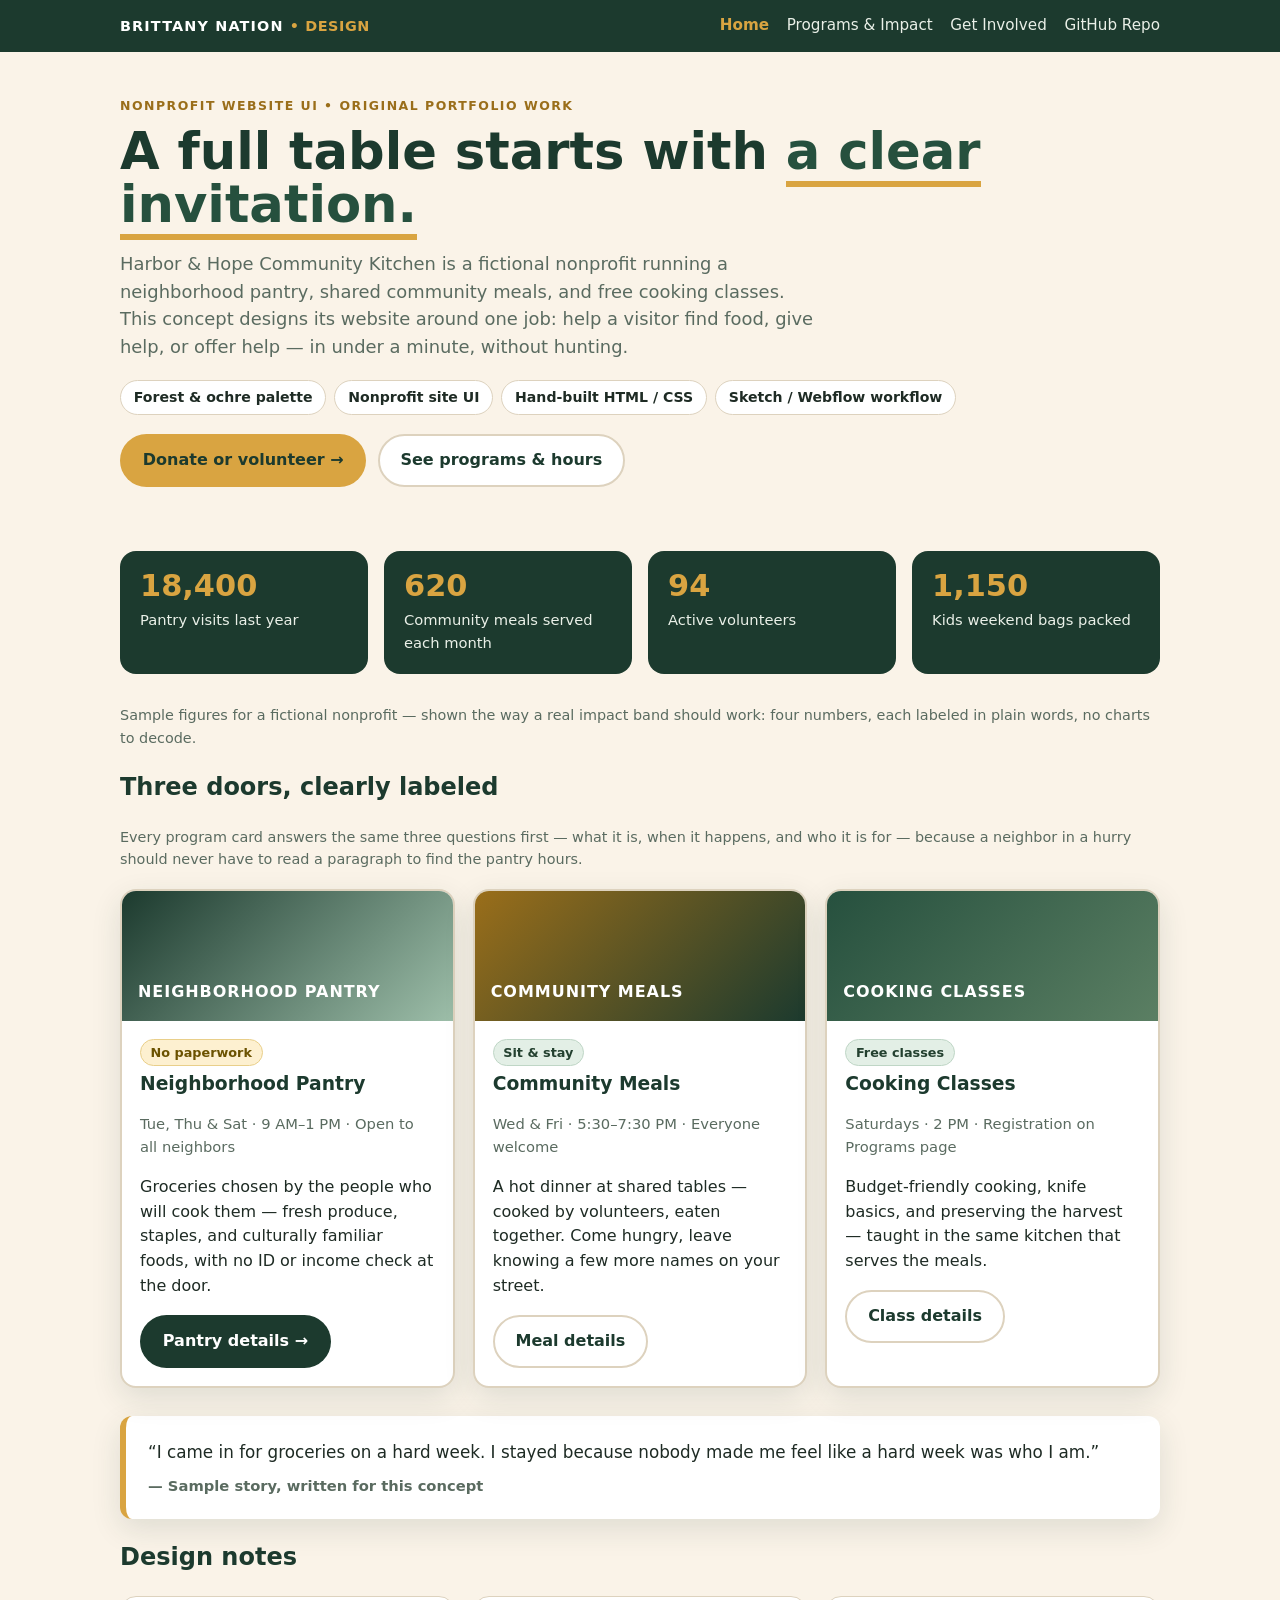
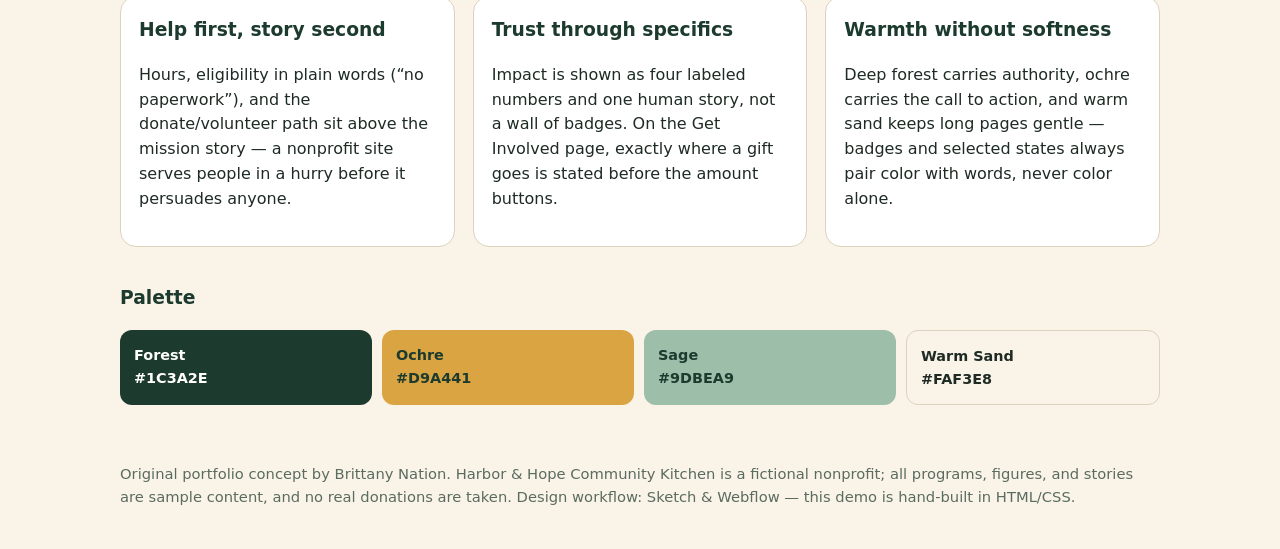
<file: index.html>
<!doctype html>
<html lang="en">
<head>
<meta charset="utf-8">
<meta name="viewport" content="width=device-width, initial-scale=1">
<title>Harbor &amp; Hope Community Kitchen — Nonprofit Site UI Concept | Brittany Nation</title>
<meta name="description" content="Harbor & Hope is an original nonprofit website UI concept for a fictional community kitchen and food pantry: programs, impact, and clear ways to give or volunteer — in forest green, ochre, and warm sand.">
<meta property="og:type" content="website">
<meta property="og:title" content="Harbor & Hope Community Kitchen — Nonprofit Site UI Concept | Brittany Nation">
<meta property="og:description" content="An original nonprofit site concept — programs, impact stories, and donate/volunteer paths in forest, ochre & warm sand. Designed by Brittany Nation (Sketch / Webflow workflow, hand-built HTML/CSS).">
<meta property="og:url" content="https://brittanynation.github.io/nonprofit-community-site/">
<meta property="og:image" content="https://brittanynation.github.io/nonprofit-community-site/og-image.png">
<meta property="og:image:width" content="1200">
<meta property="og:image:height" content="627">
<meta name="twitter:card" content="summary_large_image">
<meta name="twitter:title" content="Harbor & Hope Community Kitchen — Nonprofit Site UI Concept | Brittany Nation">
<meta name="twitter:description" content="Nonprofit website UI concept for a fictional community kitchen. Forest, ochre & warm sand. Original portfolio work by Brittany Nation.">
<meta name="twitter:image" content="https://brittanynation.github.io/nonprofit-community-site/og-image.png">
<link rel="stylesheet" href="styles.css">
</head>
<body>
<a class="skip" href="#main">Skip to content</a>
<header class="topbar"><div class="wrap"><div class="brand">BRITTANY NATION <span>• DESIGN</span></div><nav class="nav" aria-label="Project"><a href="index.html" aria-current="page">Home</a><a href="programs.html">Programs &amp; Impact</a><a href="get-involved.html">Get Involved</a><a href="https://github.com/BrittanyNation/nonprofit-community-site">GitHub Repo</a></nav></div></header>
<main id="main"><div class="wrap">
  <section class="hero">
    <p class="eyebrow">Nonprofit Website UI • Original Portfolio Work</p>
    <h1>A full table starts with <em>a clear invitation.</em></h1>
    <p class="lede">Harbor &amp; Hope Community Kitchen is a fictional nonprofit running a neighborhood pantry, shared community meals, and free cooking classes. This concept designs its website around one job: help a visitor find food, give help, or offer help — in under a minute, without hunting.</p>
    <div class="pills"><span class="pill">Forest &amp; ochre palette</span><span class="pill">Nonprofit site UI</span><span class="pill">Hand-built HTML / CSS</span><span class="pill">Sketch / Webflow workflow</span></div>
    <div class="cta-row"><a class="btn btn-ochre" href="get-involved.html">Donate or volunteer →</a><a class="btn btn-ghost" href="programs.html">See programs &amp; hours</a></div>
  </section>

  <section aria-label="Impact at a glance">
    <div class="stats">
      <div class="stat"><strong>18,400</strong><span>Pantry visits last year</span></div>
      <div class="stat"><strong>620</strong><span>Community meals served each month</span></div>
      <div class="stat"><strong>94</strong><span>Active volunteers</span></div>
      <div class="stat"><strong>1,150</strong><span>Kids weekend bags packed</span></div>
    </div>
    <p class="hint">Sample figures for a fictional nonprofit — shown the way a real impact band should work: four numbers, each labeled in plain words, no charts to decode.</p>
  </section>

  <section aria-label="Programs preview">
    <h2 style="color:var(--forest)">Three doors, clearly labeled</h2>
    <p class="hint">Every program card answers the same three questions first — what it is, when it happens, and who it is for — because a neighbor in a hurry should never have to read a paragraph to find the pantry hours.</p>
    <div class="grid3">
      <article class="card">
        <div class="card-visual v-pantry">NEIGHBORHOOD PANTRY</div>
        <div class="card-body"><span class="badge">No paperwork</span><h3>Neighborhood Pantry</h3><p class="meta">Tue, Thu &amp; Sat · 9 AM–1 PM · Open to all neighbors</p><p>Groceries chosen by the people who will cook them — fresh produce, staples, and culturally familiar foods, with no ID or income check at the door.</p><a class="btn btn-primary" href="programs.html">Pantry details →</a></div>
      </article>
      <article class="card">
        <div class="card-visual v-meals">COMMUNITY MEALS</div>
        <div class="card-body"><span class="badge badge-green">Sit &amp; stay</span><h3>Community Meals</h3><p class="meta">Wed &amp; Fri · 5:30–7:30 PM · Everyone welcome</p><p>A hot dinner at shared tables — cooked by volunteers, eaten together. Come hungry, leave knowing a few more names on your street.</p><a class="btn btn-ghost" href="programs.html">Meal details</a></div>
      </article>
      <article class="card">
        <div class="card-visual v-classes">COOKING CLASSES</div>
        <div class="card-body"><span class="badge badge-green">Free classes</span><h3>Cooking Classes</h3><p class="meta">Saturdays · 2 PM · Registration on Programs page</p><p>Budget-friendly cooking, knife basics, and preserving the harvest — taught in the same kitchen that serves the meals.</p><a class="btn btn-ghost" href="programs.html">Class details</a></div>
      </article>
    </div>
  </section>

  <section aria-label="Story">
    <div class="story"><p>“I came in for groceries on a hard week. I stayed because nobody made me feel like a hard week was who I am.”</p><cite>— Sample story, written for this concept</cite></div>
  </section>

  <section aria-label="Design notes">
    <h2 style="color:var(--forest)">Design notes</h2>
    <div class="notes">
      <div class="note"><h3>Help first, story second</h3><p>Hours, eligibility in plain words (“no paperwork”), and the donate/volunteer path sit above the mission story — a nonprofit site serves people in a hurry before it persuades anyone.</p></div>
      <div class="note"><h3>Trust through specifics</h3><p>Impact is shown as four labeled numbers and one human story, not a wall of badges. On the Get Involved page, exactly where a gift goes is stated before the amount buttons.</p></div>
      <div class="note"><h3>Warmth without softness</h3><p>Deep forest carries authority, ochre carries the call to action, and warm sand keeps long pages gentle — badges and selected states always pair color with words, never color alone.</p></div>
    </div>
    <h3 style="color:var(--forest)">Palette</h3>
    <div class="swatch">
      <span style="background:#1C3A2E;color:#fff">Forest<br>#1C3A2E</span>
      <span style="background:#D9A441;color:#1C3A2E">Ochre<br>#D9A441</span>
      <span style="background:#9DBEA9;color:#1C3A2E">Sage<br>#9DBEA9</span>
      <span style="background:#FAF3E8;border:1px solid #DDD2BE;color:#1E2B24">Warm Sand<br>#FAF3E8</span>
    </div>
  </section>
</div></main>
<footer><div class="wrap">Original portfolio concept by Brittany Nation. Harbor &amp; Hope Community Kitchen is a fictional nonprofit; all programs, figures, and stories are sample content, and no real donations are taken. Design workflow: Sketch &amp; Webflow — this demo is hand-built in HTML/CSS.</div></footer>
<script src="involved.js"></script>
</body>
</html>
</file>
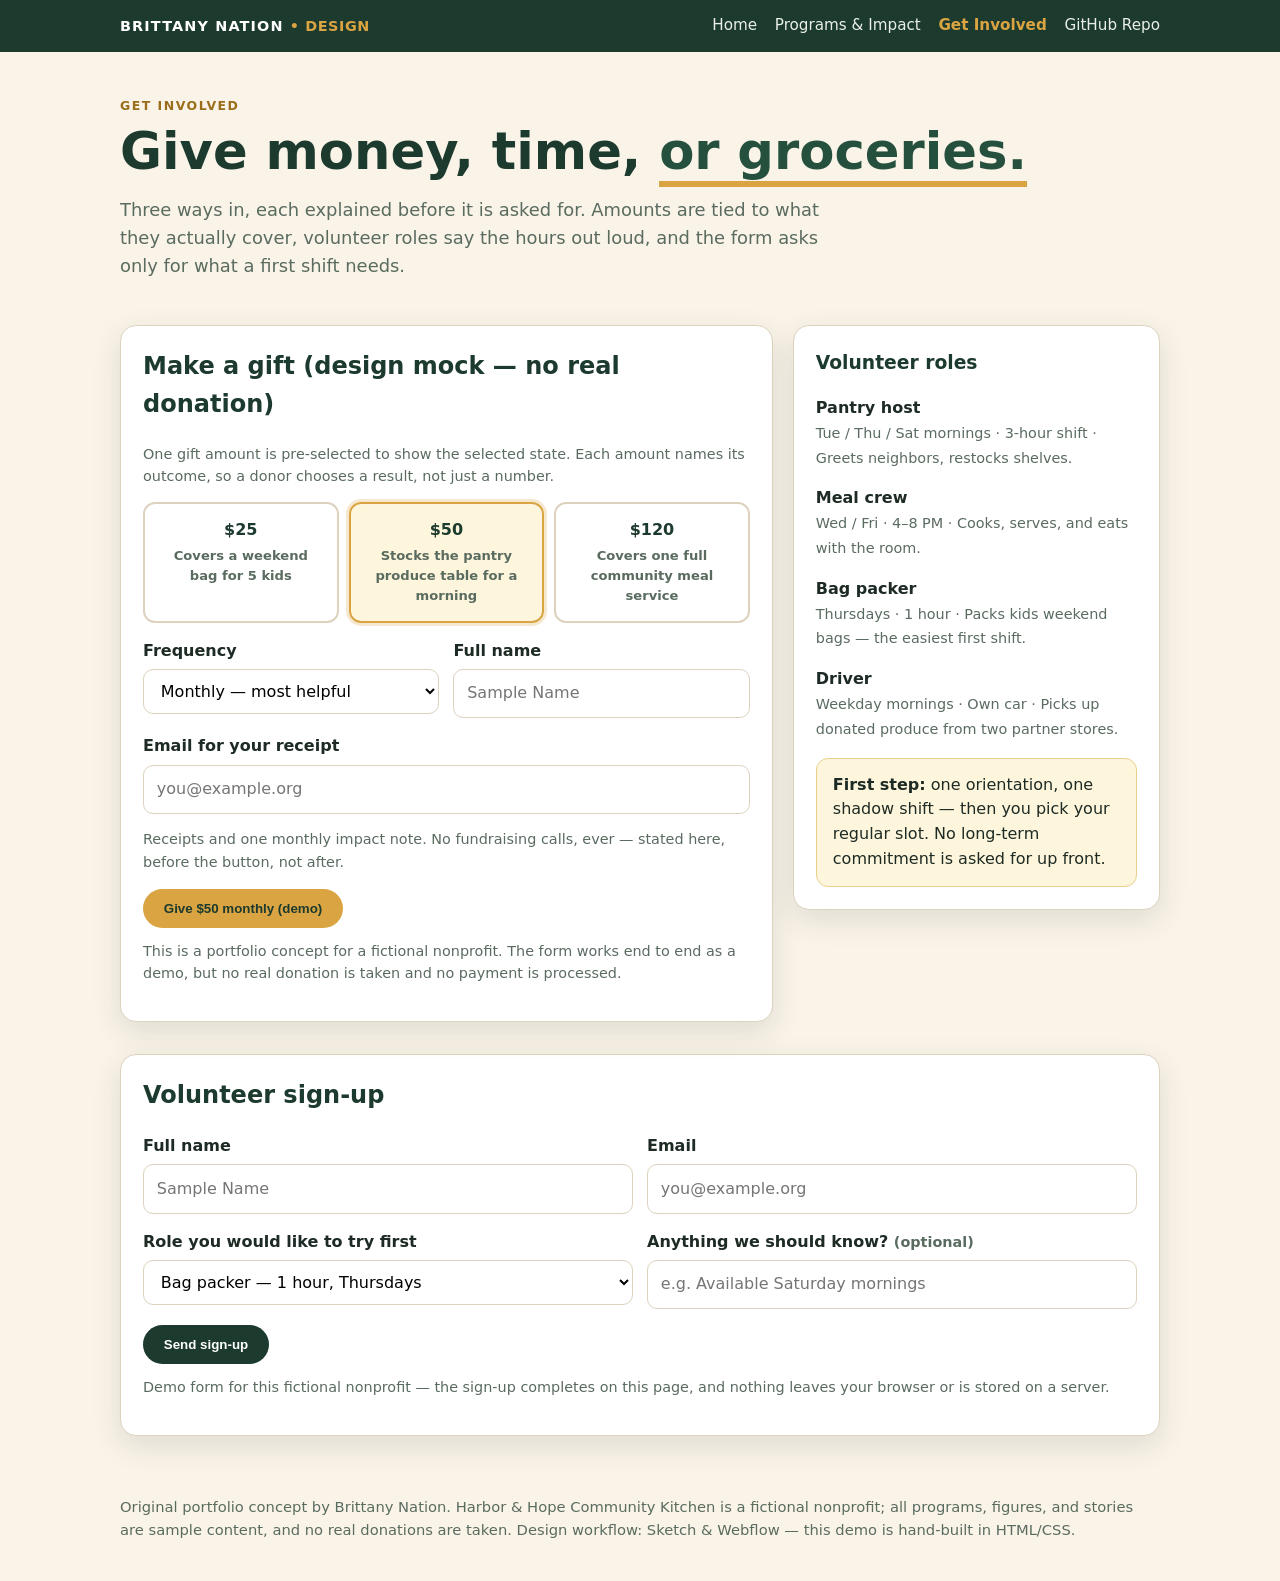
<file: get-involved.html>
<!doctype html>
<html lang="en">
<head>
<meta charset="utf-8">
<meta name="viewport" content="width=device-width, initial-scale=1">
<title>Get Involved — Harbor &amp; Hope | Brittany Nation</title>
<meta name="description" content="Donate and volunteer page UI for Harbor & Hope Community Kitchen, a fictional nonprofit: gift amounts tied to real outcomes, volunteer roles, and a simple sign-up form mock.">
<meta property="og:type" content="website">
<meta property="og:title" content="Get Involved — Harbor & Hope Community Kitchen | Brittany Nation">
<meta property="og:description" content="Nonprofit donate/volunteer page UI — amounts tied to outcomes, clear volunteer roles, honest form design. Forest, ochre & warm sand.">
<meta property="og:url" content="https://brittanynation.github.io/nonprofit-community-site/get-involved.html">
<meta property="og:image" content="https://brittanynation.github.io/nonprofit-community-site/og-image.png">
<meta property="og:image:width" content="1200">
<meta property="og:image:height" content="627">
<meta name="twitter:card" content="summary_large_image">
<meta name="twitter:image" content="https://brittanynation.github.io/nonprofit-community-site/og-image.png">
<link rel="stylesheet" href="styles.css">
</head>
<body>
<a class="skip" href="#main">Skip to content</a>
<header class="topbar"><div class="wrap"><div class="brand">BRITTANY NATION <span>• DESIGN</span></div><nav class="nav" aria-label="Project"><a href="index.html">Home</a><a href="programs.html">Programs &amp; Impact</a><a href="get-involved.html" aria-current="page">Get Involved</a><a href="https://github.com/BrittanyNation/nonprofit-community-site">GitHub Repo</a></nav></div></header>
<main id="main"><div class="wrap">
  <section class="hero">
    <p class="eyebrow">Get Involved</p>
    <h1>Give money, time, <em>or groceries.</em></h1>
    <p class="lede">Three ways in, each explained before it is asked for. Amounts are tied to what they actually cover, volunteer roles say the hours out loud, and the form asks only for what a first shift needs.</p>
  </section>

  <div class="layout">
    <section class="panel" id="donate-panel" aria-label="Donate">
      <h2>Make a gift (design mock — no real donation)</h2>
      <p class="hint">One gift amount is pre-selected to show the selected state. Each amount names its outcome, so a donor chooses a result, not just a number.</p>
      <div class="amounts give-controls" role="group" aria-label="Gift amount">
        <div class="amount" data-amount="25" role="button" tabindex="0" aria-pressed="false">$25<small>Covers a weekend bag for 5 kids</small></div>
        <div class="amount selected" data-amount="50" role="button" tabindex="0" aria-pressed="true">$50<small>Stocks the pantry produce table for a morning</small></div>
        <div class="amount" data-amount="120" role="button" tabindex="0" aria-pressed="false">$120<small>Covers one full community meal service</small></div>
      </div>
      <div class="row2">
        <div class="field"><label for="freq">Frequency</label><select id="freq"><option>Monthly — most helpful</option><option>One-time gift</option></select></div>
        <div class="field"><label for="name">Full name</label><input id="name" type="text" autocomplete="name" placeholder="Sample Name"><p class="error" id="err-dname">Please enter your full name.</p></div>
      </div>
      <div class="field"><label for="email">Email for your receipt</label><input id="email" type="email" autocomplete="email" placeholder="you@example.org"><p class="error" id="err-demail">Please enter a valid email address.</p><p class="hint">Receipts and one monthly impact note. No fundraising calls, ever — stated here, before the button, not after.</p></div>
      <button class="btn btn-ochre give-controls" type="button" id="give-btn" style="border:0;cursor:pointer">Give $50 monthly (demo)</button>
      <p class="hint give-controls" style="margin-top:12px">This is a portfolio concept for a fictional nonprofit. The form works end to end as a demo, but no real donation is taken and no payment is processed.</p>
      <div id="give-success" class="success-note" hidden><h3 style="margin-top:0">Gift recorded (demo)</h3><p id="give-success-text"></p></div>
    </section>

    <aside class="panel" aria-label="Volunteer roles">
      <h3>Volunteer roles</h3>
      <p><strong>Pantry host</strong><br><span class="hint">Tue / Thu / Sat mornings · 3-hour shift · Greets neighbors, restocks shelves.</span></p>
      <p><strong>Meal crew</strong><br><span class="hint">Wed / Fri · 4–8 PM · Cooks, serves, and eats with the room.</span></p>
      <p><strong>Bag packer</strong><br><span class="hint">Thursdays · 1 hour · Packs kids weekend bags — the easiest first shift.</span></p>
      <p><strong>Driver</strong><br><span class="hint">Weekday mornings · Own car · Picks up donated produce from two partner stores.</span></p>
      <div class="notice"><strong>First step:</strong> one orientation, one shadow shift — then you pick your regular slot. No long-term commitment is asked for up front.</div>
    </aside>
  </div>

  <section class="panel" aria-label="Volunteer sign-up" style="margin-bottom:32px">
    <h2>Volunteer sign-up</h2>
    <form id="volunteer-form" novalidate>
    <div class="row2">
      <div class="field"><label for="vname">Full name</label><input id="vname" type="text" autocomplete="name" placeholder="Sample Name"><p class="error" id="err-vname">Please enter your full name.</p></div>
      <div class="field"><label for="vemail">Email</label><input id="vemail" type="email" autocomplete="email" placeholder="you@example.org"><p class="error" id="err-vemail">Please enter a valid email address.</p></div>
    </div>
    <div class="row2">
      <div class="field"><label for="role">Role you would like to try first</label><select id="role"><option>Bag packer — 1 hour, Thursdays</option><option>Pantry host</option><option>Meal crew</option><option>Driver</option><option>Not sure yet — help me choose</option></select></div>
      <div class="field"><label for="note">Anything we should know? <span class="hint">(optional)</span></label><input id="note" type="text" placeholder="e.g. Available Saturday mornings"></div>
    </div>
    <button class="btn btn-primary" type="submit" id="volunteer-btn" style="border:0;cursor:pointer">Send sign-up</button>
    <p class="hint" style="margin-top:12px">Demo form for this fictional nonprofit — the sign-up completes on this page, and nothing leaves your browser or is stored on a server.</p>
    </form>
    <div id="volunteer-success" class="success-note" hidden><h3 style="margin-top:0">Sign-up received (demo)</h3><p id="volunteer-success-text"></p></div>
  </section>
</div></main>
<footer><div class="wrap">Original portfolio concept by Brittany Nation. Harbor &amp; Hope Community Kitchen is a fictional nonprofit; all programs, figures, and stories are sample content, and no real donations are taken. Design workflow: Sketch &amp; Webflow — this demo is hand-built in HTML/CSS.</div></footer>
<script src="involved.js"></script>
</body>
</html>
</file>
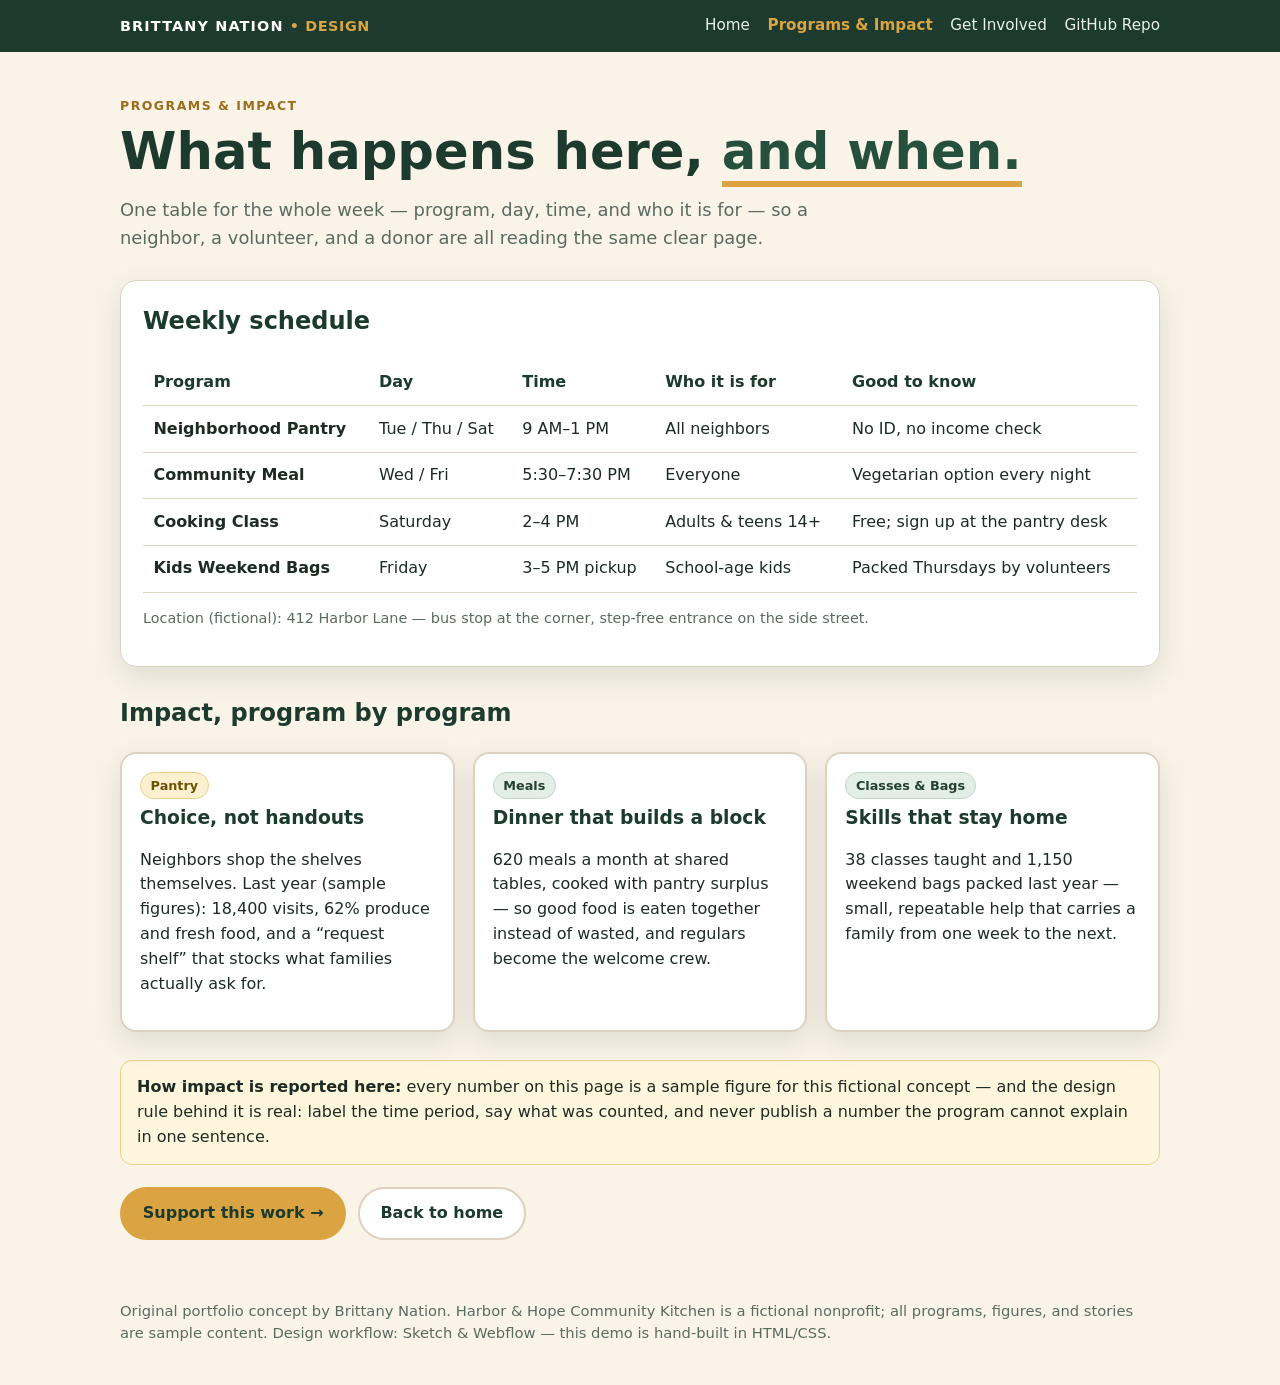
<file: programs.html>
<!doctype html>
<html lang="en">
<head>
<meta charset="utf-8">
<meta name="viewport" content="width=device-width, initial-scale=1">
<title>Programs &amp; Impact — Harbor &amp; Hope | Brittany Nation</title>
<meta name="description" content="Programs and impact page for Harbor & Hope Community Kitchen, a fictional nonprofit: pantry hours, community meals, cooking classes, and kids weekend bags.">
<meta property="og:type" content="website">
<meta property="og:title" content="Programs & Impact — Harbor & Hope Community Kitchen | Brittany Nation">
<meta property="og:description" content="Nonprofit programs page UI — hours, eligibility in plain words, and impact by program. Forest, ochre & warm sand.">
<meta property="og:url" content="https://brittanynation.github.io/nonprofit-community-site/programs.html">
<meta property="og:image" content="https://brittanynation.github.io/nonprofit-community-site/og-image.png">
<meta property="og:image:width" content="1200">
<meta property="og:image:height" content="627">
<meta name="twitter:card" content="summary_large_image">
<meta name="twitter:image" content="https://brittanynation.github.io/nonprofit-community-site/og-image.png">
<link rel="stylesheet" href="styles.css">
</head>
<body>
<a class="skip" href="#main">Skip to content</a>
<header class="topbar"><div class="wrap"><div class="brand">BRITTANY NATION <span>• DESIGN</span></div><nav class="nav" aria-label="Project"><a href="index.html">Home</a><a href="programs.html" aria-current="page">Programs &amp; Impact</a><a href="get-involved.html">Get Involved</a><a href="https://github.com/BrittanyNation/nonprofit-community-site">GitHub Repo</a></nav></div></header>
<main id="main"><div class="wrap">
  <section class="hero">
    <p class="eyebrow">Programs &amp; Impact</p>
    <h1>What happens here, <em>and when.</em></h1>
    <p class="lede">One table for the whole week — program, day, time, and who it is for — so a neighbor, a volunteer, and a donor are all reading the same clear page.</p>
  </section>

  <section class="panel" aria-label="Weekly schedule">
    <h2>Weekly schedule</h2>
    <table>
      <thead><tr><th scope="col">Program</th><th scope="col">Day</th><th scope="col">Time</th><th scope="col">Who it is for</th><th scope="col">Good to know</th></tr></thead>
      <tbody>
        <tr><td><strong>Neighborhood Pantry</strong></td><td>Tue / Thu / Sat</td><td>9 AM–1 PM</td><td>All neighbors</td><td>No ID, no income check</td></tr>
        <tr><td><strong>Community Meal</strong></td><td>Wed / Fri</td><td>5:30–7:30 PM</td><td>Everyone</td><td>Vegetarian option every night</td></tr>
        <tr><td><strong>Cooking Class</strong></td><td>Saturday</td><td>2–4 PM</td><td>Adults &amp; teens 14+</td><td>Free; sign up at the pantry desk</td></tr>
        <tr><td><strong>Kids Weekend Bags</strong></td><td>Friday</td><td>3–5 PM pickup</td><td>School-age kids</td><td>Packed Thursdays by volunteers</td></tr>
      </tbody>
    </table>
    <p class="hint">Location (fictional): 412 Harbor Lane — bus stop at the corner, step-free entrance on the side street.</p>
  </section>

  <section aria-label="Impact by program" style="margin-top:28px">
    <h2 style="color:var(--forest)">Impact, program by program</h2>
    <div class="grid3">
      <article class="card"><div class="card-body"><span class="badge">Pantry</span><h3>Choice, not handouts</h3><p>Neighbors shop the shelves themselves. Last year (sample figures): 18,400 visits, 62% produce and fresh food, and a “request shelf” that stocks what families actually ask for.</p></div></article>
      <article class="card"><div class="card-body"><span class="badge badge-green">Meals</span><h3>Dinner that builds a block</h3><p>620 meals a month at shared tables, cooked with pantry surplus — so good food is eaten together instead of wasted, and regulars become the welcome crew.</p></div></article>
      <article class="card"><div class="card-body"><span class="badge badge-green">Classes &amp; Bags</span><h3>Skills that stay home</h3><p>38 classes taught and 1,150 weekend bags packed last year — small, repeatable help that carries a family from one week to the next.</p></div></article>
    </div>
    <div class="notice"><strong>How impact is reported here:</strong> every number on this page is a sample figure for this fictional concept — and the design rule behind it is real: label the time period, say what was counted, and never publish a number the program cannot explain in one sentence.</div>
    <div class="cta-row" style="margin-top:22px"><a class="btn btn-ochre" href="get-involved.html">Support this work →</a><a class="btn btn-ghost" href="index.html">Back to home</a></div>
  </section>
</div></main>
<footer><div class="wrap">Original portfolio concept by Brittany Nation. Harbor &amp; Hope Community Kitchen is a fictional nonprofit; all programs, figures, and stories are sample content. Design workflow: Sketch &amp; Webflow — this demo is hand-built in HTML/CSS.</div></footer>
<script src="involved.js"></script>
</body>
</html>
</file>
<file: styles.css>
:root{
  --forest:#1C3A2E; --forest2:#26503E; --ochre:#D9A441; --ochre-dark:#9A6E1A;
  --sage:#9DBEA9; --sage-light:#E3EFE6; --sand:#FAF3E8; --white:#fff; --ink:#1E2B24; --muted:#5A6B60;
  --line:#DDD2BE; --radius:16px; --shadow:0 10px 30px rgba(28,58,46,.12);
}
*{box-sizing:border-box}
body{margin:0;font-family:system-ui,-apple-system,Segoe UI,Roboto,Helvetica,Arial,sans-serif;background:var(--sand);color:var(--ink);line-height:1.55}
a{color:var(--forest2)}
.skip{position:absolute;left:-999px;top:0;background:var(--forest);color:#fff;padding:.6rem 1rem;z-index:10}
.skip:focus{left:1rem;top:1rem}
.wrap{max-width:1080px;margin:0 auto;padding:0 20px}
.topbar{background:var(--forest);color:#fff}
.topbar .wrap{display:flex;justify-content:space-between;align-items:center;padding:14px 20px;gap:1rem;flex-wrap:wrap}
.brand{font-weight:800;letter-spacing:.08em;font-size:.9rem}
.brand span{color:var(--ochre);font-weight:600;letter-spacing:.04em}
.nav{display:flex;gap:1.1rem;flex-wrap:wrap}
.nav a{color:#EAF0E8;text-decoration:none;font-size:.95rem}
.nav a[aria-current]{color:var(--ochre);font-weight:700}
.hero{padding:44px 0 10px}
.eyebrow{color:var(--ochre-dark);font-weight:800;letter-spacing:.12em;text-transform:uppercase;font-size:.78rem;margin:0 0 .6rem}
h1{font-size:clamp(2rem,5vw,3.2rem);line-height:1.05;margin:.2rem 0 1rem;color:var(--forest)}
h1 em{color:var(--forest2);font-style:normal;border-bottom:6px solid var(--ochre)}
.lede{font-size:1.12rem;color:var(--muted);max-width:700px}
.pills{display:flex;gap:.5rem;flex-wrap:wrap;margin:1.2rem 0}
.pill{background:#fff;border:1px solid var(--line);border-radius:999px;padding:.35rem .8rem;font-size:.88rem;font-weight:600}
.btn{display:inline-block;text-decoration:none;border-radius:999px;padding:.75rem 1.3rem;font-weight:800;border:2px solid transparent}
.btn-primary{background:var(--forest);color:#fff}
.btn-primary:hover{background:var(--forest2)}
.btn-ochre{background:var(--ochre);color:var(--forest)}
.btn-ghost{background:#fff;color:var(--forest);border-color:var(--line)}
.cta-row{display:flex;gap:.7rem;flex-wrap:wrap;margin:1rem 0 2rem}
.stats{display:grid;grid-template-columns:repeat(4,1fr);gap:16px;margin:22px 0 30px}
@media(max-width:860px){.stats{grid-template-columns:repeat(2,1fr)}}
@media(max-width:480px){.stats{grid-template-columns:1fr}}
.stat{background:var(--forest);color:#fff;border-radius:var(--radius);padding:20px}
.stat strong{display:block;font-size:1.9rem;line-height:1;color:var(--ochre)}
.stat span{display:block;margin-top:.45rem;font-size:.92rem;color:#EAF0E8}
.grid3{display:grid;grid-template-columns:repeat(3,1fr);gap:18px;margin:18px 0 28px}
@media(max-width:860px){.grid3{grid-template-columns:1fr}}
.card{background:#fff;border:2px solid var(--line);border-radius:var(--radius);overflow:hidden;box-shadow:var(--shadow)}
.card-visual{height:130px;display:flex;align-items:flex-end;padding:16px;color:#fff;font-weight:800;letter-spacing:.06em}
.v-pantry{background:linear-gradient(135deg,var(--forest),var(--sage))}
.v-meals{background:linear-gradient(135deg,#9A6E1A,var(--forest))}
.v-classes{background:linear-gradient(135deg,var(--forest2),#5B7F63)}
.card-body{padding:18px}
.card-body h3{margin:.2rem 0 .4rem;color:var(--forest)}
.meta{color:var(--muted);font-size:.92rem}
.badge{display:inline-block;background:#FDF0D0;color:#6B5200;border:1px solid #E9CF8A;border-radius:999px;padding:.18rem .6rem;font-size:.8rem;font-weight:800}
.badge-green{background:var(--sage-light);color:#23402F;border-color:#BFD6C6}
.layout{display:grid;grid-template-columns:1.6fr .9fr;gap:20px;align-items:start;margin:18px 0 32px}
@media(max-width:860px){.layout{grid-template-columns:1fr}}
.panel{background:#fff;border:1px solid var(--line);border-radius:var(--radius);padding:22px;box-shadow:var(--shadow)}
.panel h2,.panel h3{color:var(--forest);margin-top:0}
.field{margin:0 0 16px}
label{font-weight:700;display:block;margin-bottom:.35rem}
input,select,textarea{width:100%;padding:.7rem .8rem;border:1.5px solid var(--line);border-radius:10px;font:inherit;background:#fff}
input:focus,select:focus,textarea:focus{outline:3px solid rgba(217,164,65,.4);border-color:var(--ochre)}
.hint{color:var(--muted);font-size:.9rem}
.row2{display:grid;grid-template-columns:1fr 1fr;gap:14px}
@media(max-width:560px){.row2{grid-template-columns:1fr}}
.amounts{display:grid;grid-template-columns:repeat(3,1fr);gap:10px;margin:10px 0 16px}
.amount{border:2px solid var(--line);border-radius:12px;padding:14px;text-align:center;background:#fff;font-weight:800;color:var(--forest)}
.amount.selected{border-color:var(--ochre);background:#FDF6DC;outline:3px solid rgba(217,164,65,.25)}
.amount small{display:block;font-weight:600;color:var(--muted);font-size:.82rem;margin-top:.2rem}
.story{background:#fff;border-left:6px solid var(--ochre);border-radius:12px;padding:20px 22px;margin:18px 0;box-shadow:var(--shadow)}
.story p{margin:.2rem 0 .6rem;font-size:1.05rem}
.story cite{color:var(--muted);font-style:normal;font-weight:700;font-size:.92rem}
table{width:100%;border-collapse:collapse}
th,td{text-align:left;padding:.65rem;border-bottom:1px solid var(--line)}
th{color:var(--forest)}
.notes{display:grid;grid-template-columns:repeat(3,1fr);gap:18px;margin:10px 0 36px}
@media(max-width:860px){.notes{grid-template-columns:1fr}}
.note{background:#fff;border:1px solid var(--line);border-radius:var(--radius);padding:18px}
.note h3{margin-top:0;color:var(--forest)}
.swatch{display:flex;gap:10px;flex-wrap:wrap;margin:12px 0 30px}
.swatch span{flex:1;min-width:140px;border-radius:12px;padding:14px;font-weight:800;font-size:.9rem}
.notice{background:#FDF6DC;border:1px solid #E9CF8A;border-radius:12px;padding:14px 16px}
footer{padding:28px 0 40px;color:var(--muted);font-size:.92rem}

/* --- Working-form additions (palette colors only) --- */
.amount{cursor:pointer}
.error{display:none;color:var(--forest);font-weight:700;font-size:.9rem;margin:.3rem 0 0}
.error.show{display:block}
input.invalid{border-color:var(--forest);outline:2px solid var(--ochre)}
.success-note{background:var(--sand);border:2px solid var(--ochre);border-radius:12px;padding:1.25rem;margin-top:1rem}
</file>
